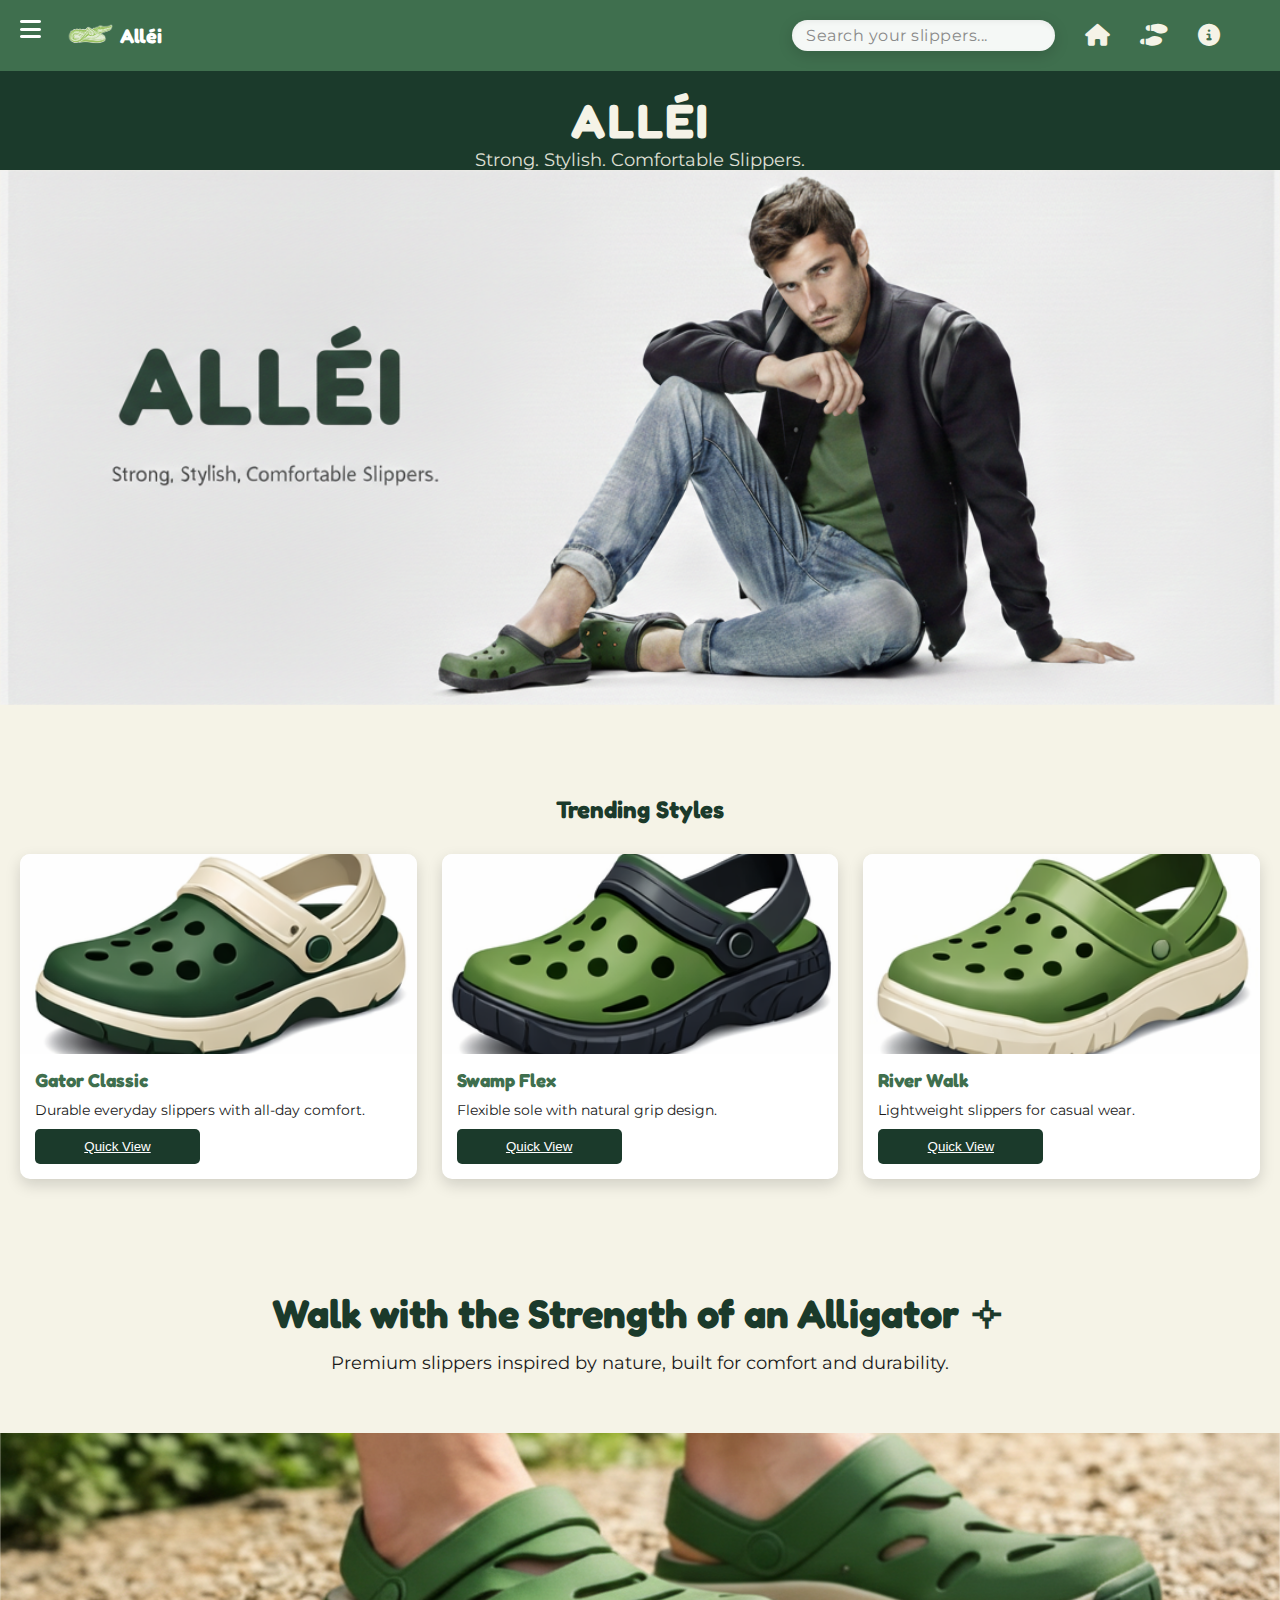
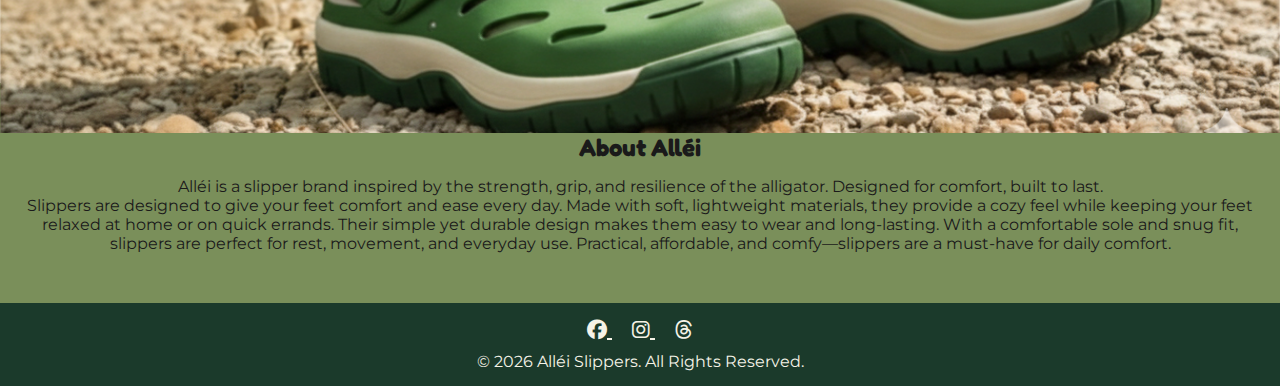
<file: index.html>
<!DOCTYPE html>
<html lang="en">
<head>
<meta charset="UTF-8">
<meta name="viewport" content="width=device-width, initial-scale=1.0">
<title>Alligator | Slippers</title>
<link rel="stylesheet" href="https://cdnjs.cloudflare.com/ajax/libs/font-awesome/6.5.1/css/all.min.css">
<link rel="stylesheet" href="https://fonts.googleapis.com/css2?family=Fredoka+One&family=Montserrat:wght@400;600&display=swap">
<link rel="stylesheet" href="styles.css">
</head>

<body>
<nav class="icon-nav">
  <input type="checkbox" id="menu-toggle" hidden>
  <label for="menu-toggle" class="menu-toggle">
    <i class="fa-solid fa-bars"></i>  
  </label>
  
  <div class="menu">
    <div class="menu_header">
      <h2>Menu</h2>
    </div>
    <div class="menu_item">
       <a href="index.html" style="color:black;">
      <i class="fa-solid fa-house"></i>
      <span>Home</span>
   </a>
    </div>
    <div class="menu_item">
      <a href="shoppingcart.html" style="color:black;">
      <i class="fa-solid fa-cart-shopping"></i>
      <span>Cart</span>
      </a>
    </div>
    <div class="menu_item">
  <a href="Account.html" style="color:black;">
      <i class="fa-solid fa-user"></i>
      <span>Account</span>
  </a>
    </div>
    <div class="menu_item">
      <i class="fa-solid fa-circle-question"></i>
      <span>Help</span>
    </div>
  </div>
  <img src="logo.png" alt="Alli Logo" class="img">
    <h1 style="float: left; font-size: 20px; color: #FFFFFF; margin-right: 600px;">Alléi</h1>
<div class="search-bar-full">
    <input type="text" id="searchInput" placeholder="Search your slippers..." onkeyup="searchProducts()">
</div>

    <a href="#" title="Home">
        <i class="fa-solid fa-house"></i>
    </a>
    <a href="Products.html" title="Products">
        <i class="fa-solid fa-shoe-prints"></i>
    </a>
    <a href="#about" title="About">
        <i class="fa-solid fa-circle-info"></i>
    </a>
</nav>

<header>
    <h1>ALLÉI</h1>
    <p>Strong. Stylish. Comfortable Slippers.</p>
</header>
  <div id="front-model">
   <img src="front.png" alt="front-model">
  </div>
<section class="products" id="products">
   
  <h2>Trending Styles</h2>

    <div class="product-grid">
        <!-- PRODUCT 1 -->
        <div class="card">
            <img src="gatorclassic.png" alt="Slipper 1">
            <div class="card-content">
                <h3>Gator Classic</h3>
                <p>Durable everyday slippers with all-day comfort.</p>
                <button><a href="Products.html" onclick="buy()">Quick View</a></button>
            </div>
        </div>

        <!-- PRODUCT 2 -->
        <div class="card">
           <img src="swampflex.png" alt="Slipper 2">
            <div class="card-content">
                <h3>Swamp Flex</h3>
                <p>Flexible sole with natural grip design.</p>
                <button><a href="Products.html" onclick="buy()">Quick View</a></button>
            </div>
        </div>

        <!-- PRODUCT 3 -->
        <div class="card">
           <img src="riverwalk.png" alt="Slipper 3">
            <div class="card-content">
                <h3>River Walk</h3>
                <p>Lightweight slippers for casual wear.</p>
                <button><a href="Products.html" onclick="buy()">Quick View</a></button>
            </div>
        </div>
    </div>
</section>
    <section class="hero">
       <h2>Walk with the Strength of an Alligator 🝊</h2>
       <p>Premium slippers inspired by nature, built for comfort and durability.</p>
    </section>

    <div class="carousel">
       <img src="footie1.png" class="carousel-img" alt="Slipper 1">
       <img src="footie2.png" class="carousel-img" alt="Slipper 2">
       <img src="footie3.png" class="carousel-img" alt="Slipper 3">
       <img src="footie4.png" class="carousel-img" alt="Slipper 3">
    </div>

<section class="about" id="about">
    <h2>About Alléi</h2>
    <p>
        Alléi is a slipper brand inspired by the strength, grip, and resilience
        of the alligator. Designed for comfort, built to last.
        <br>Slippers are designed to give your feet comfort and ease every day. Made with soft, lightweight materials, they provide a cozy feel while keeping your feet relaxed at home or on quick errands. Their simple yet durable design makes them easy to wear and long-lasting. With a comfortable sole and snug fit, slippers are perfect for rest, movement, and everyday use. Practical, affordable, and comfy—slippers are a must-have for daily comfort.
    </p>
</section>

<footer>
    <div style="margin-bottom:10px;">
    <a href="https://www.facebook.com/fence.alafriz/" style="color:#F5F3E7; margin:0 10px; font-size:20px;">
        <i class="fa-brands fa-facebook"></i>
    </a>
    <a href="https://www.instagram.com/fense.vl/" style="color:#F5F3E7; margin:0 10px; font-size:20px;">
        <i class="fa-brands fa-instagram"></i>
    </a>
    <a href="https://www.threads.com/@pcha_mary" style="color:#F5F3E7; margin:0 10px; font-size:20px;">
        <i class="fa-brands fa-threads"></i>
    </a>
</div>

    <p>© 2026 Alléi Slippers. All Rights Reserved.</p>
</footer>

<script>
let currentIndex = 0;
const slides = document.querySelectorAll('.carousel-img');

function showSlide(index) {
  slides.forEach((img, i) => {
    img.classList.remove('active');
    if(i === index) img.classList.add('active');
  });
}

// initial display
showSlide(currentIndex);

// rotate every 5 seconds
setInterval(() => {
  currentIndex = (currentIndex + 1) % slides.length;
  showSlide(currentIndex);
}, 5000); // 5000ms = 5 seconds

</script>




</body>
</html>
</file>
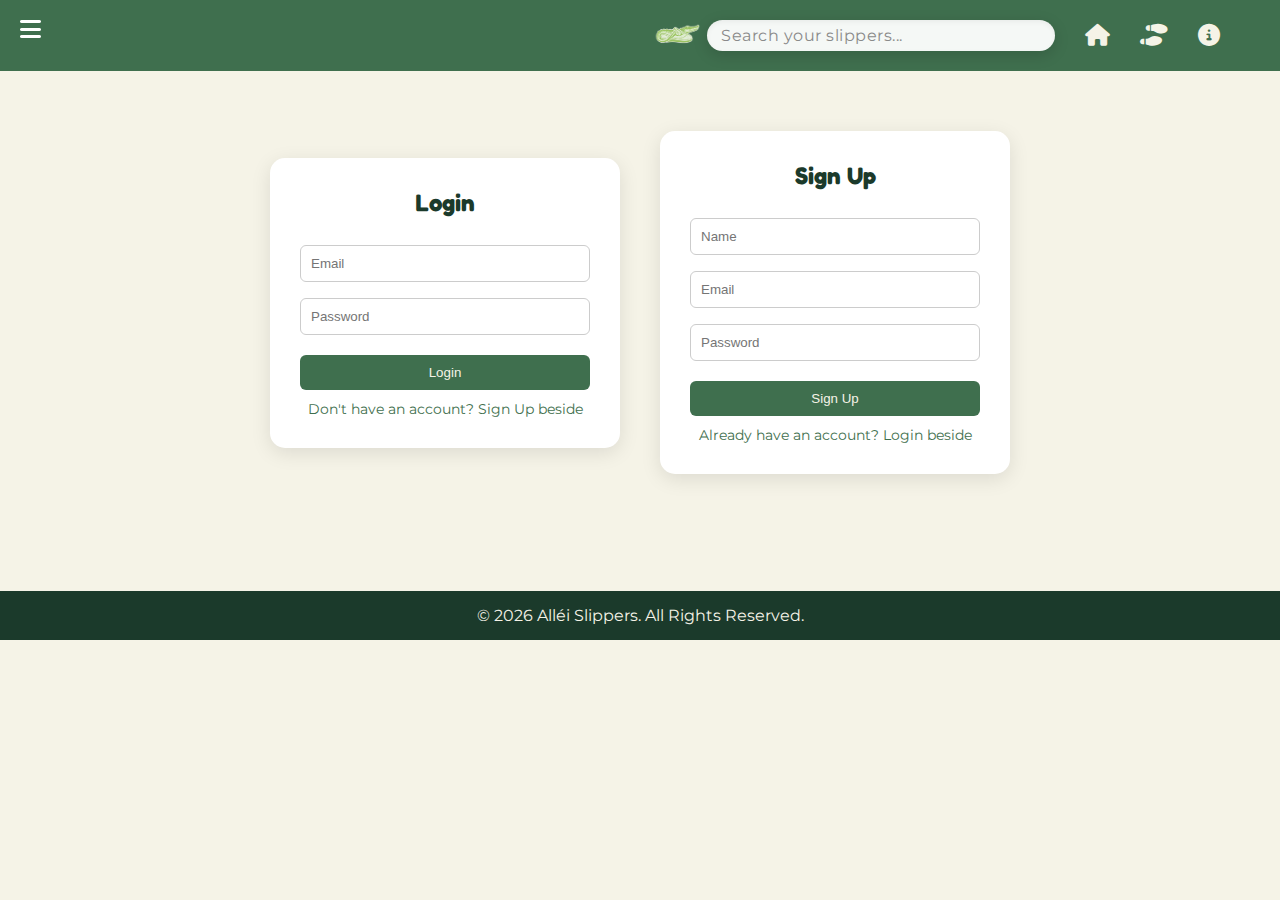
<file: Account.html>
<!DOCTYPE html>
<html lang="en">
<head>
<meta charset="UTF-8">
<meta name="viewport" content="width=device-width, initial-scale=1.0">
<title>Alligator | Account</title>
<link rel="stylesheet" href="https://cdnjs.cloudflare.com/ajax/libs/font-awesome/6.5.1/css/all.min.css">
<link rel="stylesheet" href="https://fonts.googleapis.com/css2?family=Fredoka+One&family=Montserrat:wght@400;600&display=swap">
<link rel="stylesheet" href="styles.css">

</head>

<body>

<nav class="icon-nav">
  <input type="checkbox" id="menu-toggle" hidden>
  <label for="menu-toggle" class="menu-toggle">
    <i class="fa-solid fa-bars"></i>  
  </label>
  
  <div class="menu">
    <div class="menu_header">
      <h2>Menu</h2>
    </div>
    <div class="menu_item">
   <a href="index.html" style="color:black;">
      <i class="fa-solid fa-house"></i>
      <span>Home</span>
   </a>
    </div>
    <div class="menu_item">
     <a href="shoppingcart.html" style="color:black;">
      <i class="fa-solid fa-cart-shopping"></i>
      <span>Cart</span>
     </a>
    </div>
    <div class="menu_item">
        <a href="Account.html" style="color:black;">
        <i class="fa-solid fa-user"></i>
        <span>Account</span>
      </a>
    </div>
    <div class="menu_item">
      <i class="fa-solid fa-circle-question"></i>
      <span>Help</span>
    </div>
  </div>

  <img src="logo.png" alt="Alli Logo" class="img">

  <div class="search-bar-full">
    <input type="text" placeholder="Search your slippers...">
  </div>

  <a href="index.html" title="Home">
      <i class="fa-solid fa-house"></i>
  </a>
  <a href="Products.html" title="Products">
      <i class="fa-solid fa-shoe-prints"></i>
  </a>
  <a href="#about" title="About">
      <i class="fa-solid fa-circle-info"></i>
  </a>
</nav>


<section class="account-container">

  
  <div class="account-card">
    <h2>Login</h2>
    <form>
      <input type="email" placeholder="Email" required>
      <input type="password" placeholder="Password" required>
      <button type="submit">Login</button>
      <p class="switch-text">Don't have an account? Sign Up beside</p>
    </form>
  </div>


  <div class="account-card">
    <h2>Sign Up</h2>
    <form>
      <input type="text" placeholder="Name" required>
      <input type="email" placeholder="Email" required>
      <input type="password" placeholder="Password" required>
      <button type="submit">Sign Up</button>
      <p class="switch-text">Already have an account? Login beside</p>
    </form>
  </div>

</section>
<br>
<br>
<br>
<footer>
  <p>© 2026 Alléi Slippers. All Rights Reserved.</p>
</footer>

</body>
</html>
</file>
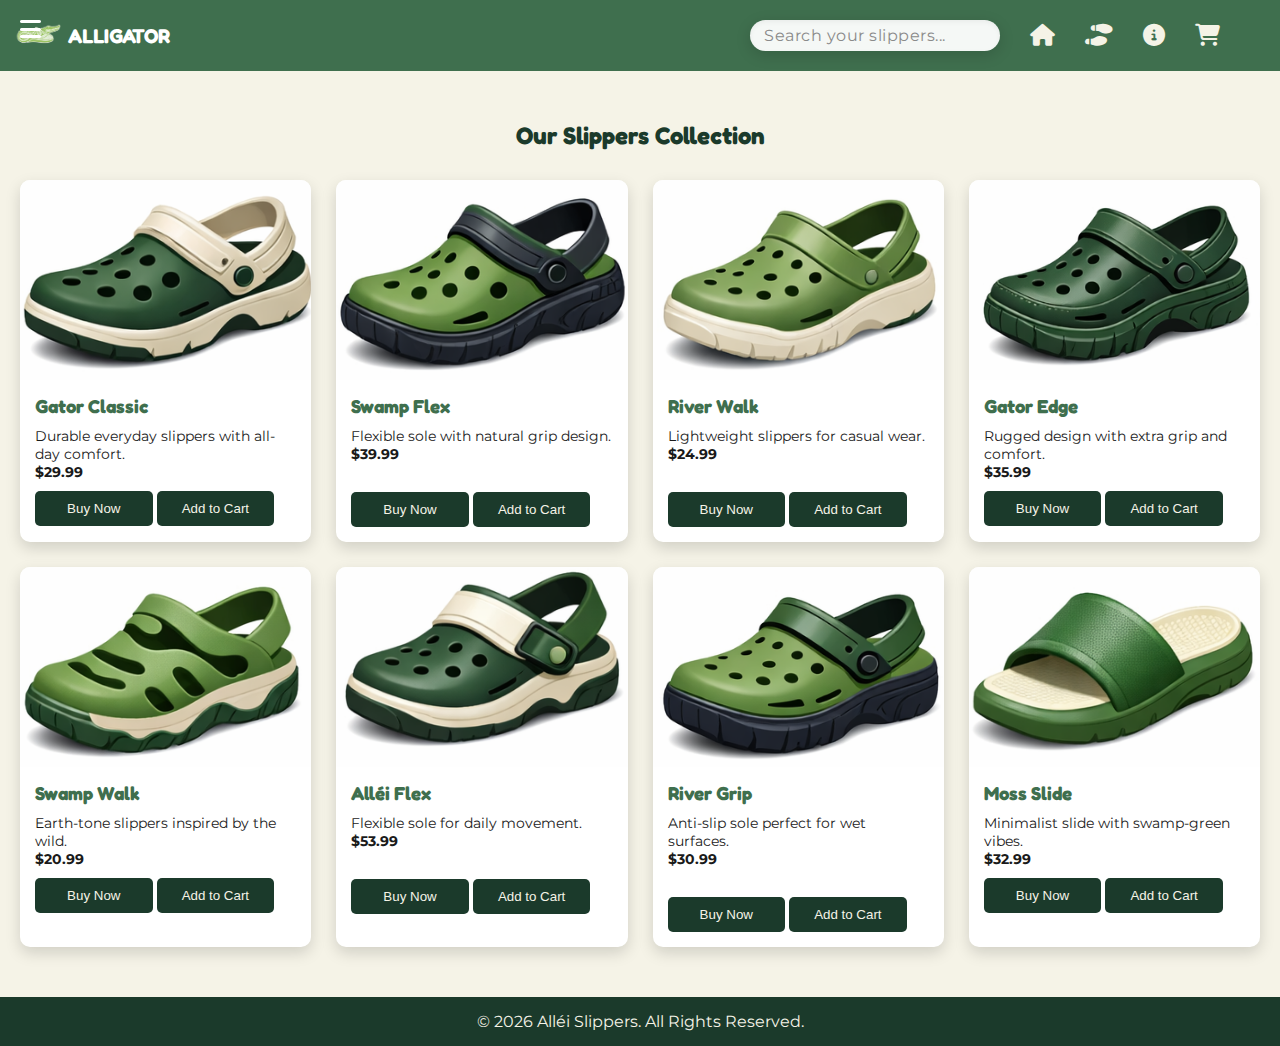
<file: Products.html>
<!DOCTYPE html>
<html lang="en">
<head>
<meta charset="UTF-8">
<meta name="viewport" content="width=device-width, initial-scale=1.0">
<title>Alligator | Slippers</title>
<link rel="stylesheet" href="https://cdnjs.cloudflare.com/ajax/libs/font-awesome/6.5.1/css/all.min.css">
<link rel="stylesheet" href="https://fonts.googleapis.com/css2?family=Fredoka+One&family=Montserrat:wght@400;600&display=swap">
<link rel="stylesheet" href="styles.css">
</head>

<body>
<nav class="icon-nav">
  <input type="checkbox" id="menu-toggle" hidden>
  <label for="menu-toggle" class="menu-toggle">
    <i class="fa-solid fa-bars"></i>  
  </label>
  
  <div class="menu">
    <div class="menu_header">
      <h2>Menu</h2>
    </div>
    <div class="menu_item">
 <a href= "index.html" style="color:black;">
      <i class="fa-solid fa-house"></i>
      <span>Home</span>
   </a>
    </div>
    <div class="menu_item">
     <a href= "shoppingcart.html" style="color:black;">
      <i class="fa-solid fa-cart-shopping"></i>
      <span>Cart</span>
     </a>
    </div>
    <div class="menu_item">
      <a href= "Account.html" style="color:black;">
      <i class="fa-solid fa-user"></i>
      <span>Account</span>
     </a>
    </div>
    <div class="menu_item">
      <i class="fa-solid fa-circle-question"></i>
      <span>Help</span>
    </div>
  </div>

    <img src="logo.png" alt="Alli Logo" class="img">
    <h1 style="float: left; font-size: 20px; color: #FFFFFF; margin-right: 550px;">ALLIGATOR</h1>
<div class="search-bar-full">
    <input type="text" id="searchInput" placeholder="Search your slippers..." onkeyup="searchProducts()">
</div>

    <a href="index.html" title="Home">
        <i class="fa-solid fa-house"></i>
    </a>
    <a href="Products.html" title="Products">
        <i class="fa-solid fa-shoe-prints"></i>
    </a>
    <a href="#about" href".about" title="About">
        <i class="fa-solid fa-circle-info"></i>
    </a>
    <a href="shoppingcart.html" onclick="cart()" title="Cart">
        <i class="fa-solid fa-cart-shopping"></i>
    </a>
</nav>

<section class="products" id="products">
  <h2>Our Slippers Collection</h2>

    <div class="product-grid">
        <!-- PRODUCT 1 -->
        <div class="card">
            <img src="gatorclassic.png" alt="Slipper 1">
            <div class="card-content">
                <h3>Gator Classic</h3>
                <p>Durable everyday slippers with all-day comfort.<br><b> $29.99</b></p>
               <div>
                <button onclick="buy()">Buy Now</button> 
                <button onclick="cart()">Add to Cart</button>
              </div>
            </div>
        </div>

        <!-- PRODUCT 2 -->
        <div class="card">
           <img src="swampflex.png" alt="Slipper 2">
            <div class="card-content">
                <h3>Swamp Flex</h3>
                <p>Flexible sole with natural grip design.<br><b> $39.99</b></p><br>
            <div>
                <button onclick="buy()">Buy Now</button> 
                <button onclick="cart()">Add to Cart</button>
              </div>
            </div>
        </div>

        <!-- PRODUCT 3 -->
        <div class="card">
           <img src="riverwalk.png" alt="Slipper 3">
            <div class="card-content">
                <h3>River Walk</h3>
                <p>Lightweight slippers for casual wear.<br><b> $24.99</b></p><br>
               <div>
                <button onclick="buy()">Buy Now</button> 
                <button onclick="cart()">Add to Cart</button>
              </div>
            </div>
        </div>
        <!-- PRODUCT 4 -->
<div class="card">
    <img src="gatoredge.png" alt="Slipper 4">
    <div class="card-content">
        <h3>Gator Edge</h3>
        <p>Rugged design with extra grip and comfort.<br><b> $35.99</b></p>
       <div>
                <button onclick="buy()">Buy Now</button> 
                <button onclick="cart()">Add to Cart</button>
              </div>
    </div>
</div>

<!-- PRODUCT 5 -->
<div class="card">
    <img src="swampwalk.png" alt="Slipper 5">
    <div class="card-content">
        <h3>Swamp Walk</h3>
        <p>Earth-tone slippers inspired by the wild.<br><b> $20.99</b></p>
         <div>
                <button onclick="buy()">Buy Now</button> 
                <button onclick="cart()">Add to Cart</button>
              </div>
    </div>
</div>

<!-- PRODUCT 6 -->
<div class="card">
   <img src="alleiflex.png" alt="Slipper 6">
    <div class="card-content">
        <h3>Alléi  Flex</h3>
        <p>Flexible sole for daily movement.<br><b> $53.99</b></p><br>
       <div>
                <button onclick="buy()">Buy Now</button> 
                <button onclick="cart()">Add to Cart</button>
              </div>
    </div>
</div>

<!-- PRODUCT 7 -->
<div class="card">
   <img src="rivergrip.png" alt="Slipper 7">
    <div class="card-content">
        <h3>River Grip</h3>
        <p>Anti-slip sole perfect for wet surfaces.<br><b> $30.99</b></p><br>
       <div>
                <button onclick="buy()">Buy Now</button> 
                <button onclick="cart()">Add to Cart</button>
              </div>
    </div>
</div>

<!-- PRODUCT 8 -->
<div class="card">
   <img src="mosslide.png" alt="Slipper 8">
    <div class="card-content">
        <h3>Moss Slide</h3>
        <p>Minimalist slide with swamp-green vibes.<br><b> $32.99</b></p>
       <div>
                <button onclick="buy()">Buy Now</button> 
                <button onclick="cart()">Add to Cart</button>
              </div>
        </div>
      </div>
    </div>
</section>

<script>
function buy() {
    alert("Thank you for choosing Alligator 🝊! This is a demo button.");
}
function cart() {
    alert("🛒 Cart is currently empty!This is a demo button.");
}


function searchProducts() {
    let input = document.getElementById("searchInput").value.toLowerCase();
    let cards = document.querySelectorAll(".card");

    cards.forEach(card => {
        let title = card.querySelector("h3").textContent.toLowerCase();
        let description = card.querySelector("p").textContent.toLowerCase();

        if (title.includes(input) || description.includes(input)) {
            card.style.display = "flex";
        } else {
            card.style.display = "none";
        }
    });
}
</script>
<footer>
    <p>© 2026 Alléi Slippers. All Rights Reserved.</p>
</footer>
</body>

</html>
</file>
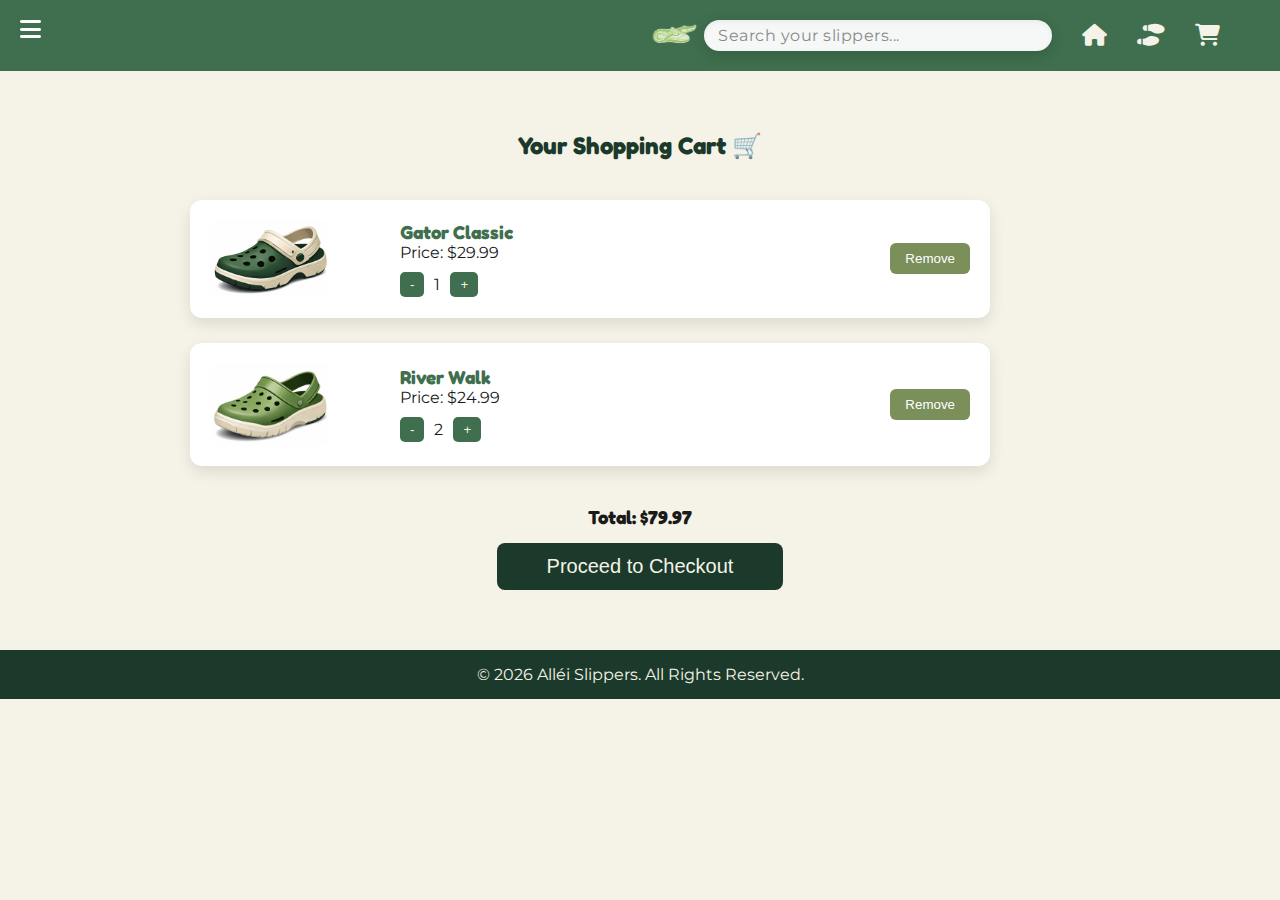
<file: shoppingcart.html>
<!DOCTYPE html>
<html lang="en">
<head>
<meta charset="UTF-8">
<meta name="viewport" content="width=device-width, initial-scale=1.0">
<title>Alligator | Cart</title>

<link rel="stylesheet" href="https://cdnjs.cloudflare.com/ajax/libs/font-awesome/6.5.1/css/all.min.css">
<link rel="stylesheet" href="https://fonts.googleapis.com/css2?family=Fredoka+One&family=Montserrat:wght@400;600&display=swap">
<link rel="stylesheet" href="styles.css">

</head>

<body>

<nav class="icon-nav">
  <input type="checkbox" id="menu-toggle" hidden>
  <label for="menu-toggle" class="menu-toggle">
    <i class="fa-solid fa-bars"></i>  
  </label>
  
  <div class="menu">
    <div class="menu_header">
      <h2>Menu</h2>
    </div>
    <div class="menu_item">
      <a href= "index.html" style="color:black;">
        <i class="fa-solid fa-house"></i>
        <span>Home</span>
      </a>
    </div>
    <div class="menu_item">
    <a href= "shoppingcart.html" style="color:black;">
        <i class="fa-solid fa-cart-shopping"></i>
        <span>Cart</span>
      </a>
    </div>
    <div class="menu_item">
       <a href= "Account.html" style="color:black;">
        <i class="fa-solid fa-user"></i>
        <span>Account</span>
      </a>
    </div>
<div class="menu_item">
      <i class="fa-solid fa-circle-question"></i>
      <span>Help</span>
    </div>
  </div>
  </div>

  <img src="logo.png" alt="Alli Logo" class="img">

  <div class="search-bar-full">
    <input type="text" placeholder="Search your slippers...">
  </div>

  <a href="index.html" title="Home">
      <i class="fa-solid fa-house"></i>
  </a>
  <a href="Products.html" title="Products">
      <i class="fa-solid fa-shoe-prints"></i>
  </a>
   <a href="shoppingcart.html" onclick="cart()" title="Cart">
      <i class="fa-solid fa-cart-shopping"></i>
  </a>
</nav>


<section class="cart-section">
    <h2>Your Shopping Cart 🛒</h2>

    <div class="cart-container">

        <!-- ITEM 1 -->
        <div class="cart-item">
            <img src="gatorclassic.png" alt="Gator Classic" style="margin-right:50px;">
            <div class="cart-details">
                <h3>Gator Classic</h3>
                <p>Price: $29.99</p>
                <div class="quantity">
                    <button>-</button>
                    <span>1</span>
                    <button>+</button>
                </div>
            </div>
            <button class="remove-btn">Remove</button>
        </div>

        <!-- ITEM 2 -->
        <div class="cart-item">
            <img src="riverwalk.png" alt="River Walk" style="margin-right:50px;">
            <div class="cart-details">
                <h3>River Walk</h3>
                <p>Price: $24.99</p>
                <div class="quantity">
                    <button>-</button>
                    <span>2</span>
                    <button>+</button>
                </div>
            </div>
            <button class="remove-btn">Remove</button>
        </div>

    </div>

    <div class="cart-summary">
        <h3>Total: $79.97</h3>
        <button class="checkout-btn">Proceed to Checkout</button>
    </div>
</section>

<footer>
  <p>© 2026 Alléi Slippers. All Rights Reserved.</p>
</footer>

</body>
</html>
</file>
<file: styles.css>
* {
    margin: 0;
    padding: 0;
    box-sizing: border-box;
}

.site-header .logo {
    height: 100px;
    margin-right: auto;
    font-family: 'Fredoka One', cursive;
}

/* Main headings (product titles, section titles) */
h1, h2, h3 {
    font-family: 'Fredoka One', cursive;
}

/* Paragraphs & body text */
body, p {
    font-family: 'Montserrat', sans-serif;
}

body {
    background-color: #F5F3E7;
    color: #1A1A1A;
}


/* HEADER */
header {
    background-color: #1B3A2B;
    color: #F5F3E7;
    padding: 20px;
    text-align: center;
    padding-bottom: 0;         
    margin-bottom: 0;
}

header h1 {
    font-size: 3rem;
    letter-spacing: 2px;
}

header p {
    font-size: 1.1rem;
    opacity: 0.9;
}

/* NAV */
nav {
    background-color: #3F6F4E;
    display: flex;
    justify-content: center;
    gap: 30px;
    padding: 12px;
}

nav a {
    color: #F5F3E7;
    text-decoration: none;
    font-weight: bold;
}

nav a:hover {
    text-decoration: underline;
}

/* HERO */
.hero {
    padding: 60px 20px;
    text-align: center;
}

.hero h2 {
    font-size: 2.5rem;
    color: #1B3A2B;
}

.hero p {
    margin-top: 15px;
    font-size: 1.1rem;
}

/* PRODUCTS */
.products {
    padding: 50px 20px;
}

.products h2 {
    text-align: center;
    margin-bottom: 30px;
    color: #1B3A2B;
}

.product-grid {
    display: grid;
    grid-template-columns: repeat(auto-fit, minmax(250px, 1fr));
    gap: 25px;

    align-items: stretch;
}

.card {
    background: white;
    border-radius: 10px;
    box-shadow: 0 6px 15px rgba(0,0,0,0.15);
    overflow: hidden;
    transition: transform 0.4s ease, box-shadow 0.4s ease;
    display: flex;
    flex-direction: column;
}

.card:hover {
    transform: rotateY(10deg) rotateX(5deg) scale(1.05);
    box-shadow: 0 15px 30px rgba(0,0,0,0.25);
}

/* Optional: make the slipper image lift slightly */
.card img {
    width: 100%;
    height: 200px;
    object-fit: cover;
    transition: transform 0.4s ease;
}

.card:hover img {
    transform: translateY(-5px) scale(1.05);
}


.card:hover {
    transform: translateY(-5px);
}

.card img {
    width: 100%;
    height: 200px;
    object-fit: cover;
}

.card-content {
    padding: 15px;
    display: flex;
    flex-direction: column;
    flex-grow: 1;
}

.card-content h3 {
    color: #3F6F4E;
}

.card-content p {
    font-size: 0.9rem;
    margin: 10px 0;
}

.card-content button {
    background-color: #1B3A2B;
    color: #F5F3E7;
    border: none;
    padding: 10px 15px;
    border-radius: 5px;
    cursor: pointer;
    width:45%;
}

.card-content button:hover {
    background-color: #7A8F5A;
}

.card-content button {
    margin-top: auto;
}

/* ABOUT */
.about {
    padding: 50px 20px;
    background-color: #7A8F5A;
    color: #1A1A1A;
    text-align: center;
    margin-top:0px;
}

.about h2 {
    margin-bottom: 15px;
}

/* FOOTER */
footer {
    background-color: #1B3A2B;
    color: #F5F3E7;
    text-align: center;
    padding: 15px;
}

/* ICON NAVBAR */
.icon-nav {
    position: sticky;
    top: 0;
    background-color: #3F6F4E;
    display: flex;
    justify-content: flex-end;
    align-items: center;
    padding: 0px 60px;
    z-index: 1000;
}

img {
   position: sticky;
   display: flex;
   justify-content: flex-end;
   float: left;
   width: 60px;
   margin-right: -30px;
}

.icon-nav a {
    color: #F5F3E7;
    font-size: 22px;
    text-decoration: none;
    transition: transform 0.2s, color 0.2s;
}

.icon-nav a:hover {
    color: #7A8F5A;
    transform: scale(1.2);
}

/* MOBILE FRIENDLY */
@media (max-width: 600px) {
    .icon-nav a {
        font-size: 26px;
    }
}

@media (max-width: 768px) {
    .site-header .logo {
        height: 50px; 
    }
}

/* Header container */
.site-header {
    display: flex;
    align-items: center;   
    padding: 10px 20px;
    background-color: white; 
}

.site-header .logo {
    height: 90px; 
    margin-right: auto;
}

@media (max-width: 768px) {
    .site-header .logo {
        height: 70px; 
    }
}

.carousel {
  position: relative;
    width: 100vw; 
    height: 250px;
    margin-left: calc(-50vw + 50%);
    margin-right: calc(-50vw + 50%);
    object-fit: contain 
    overflow: hidden;
    line-height: 0;
    border-radius: 0;
}

.carousel-img {
  width: 100%;
    height: 120%;
    object-fit: cover;  
    display: none;
    border-radius: 0;  
   
}

.carousel-img.active {
  display: block;      
}
.menu-toggle {
  position: fixed;
  top: 15px;
  left: 20px;
  font-size: 24px;
  z-index: 2;
  cursor: pointer;
  transition: transform 0.3s;
  color: #fff;
}
.menu {
  position: fixed;
  
  top: 0;
  left: 0;
  width: 260px;
  height: 100%;
  background-color: #fff;
  padding: 20px;
  z-index: 1;
  display: flex;
  flex-direction: column;
  gap: 20px;
  transition: transform 0.3s;
  transform: translateX(-100%);
}
.menu_header {
  font-size: 20px;
  padding-bottom: 10px;
  margin-bottom: 20px;
  border-bottom: 1px solid #fff;
  color: #333;
}
.menu_item {
  display: flex;
  align-item: center;
  padding: 14px;
  border-radius: 8px;
  transition: all 0.1s;
  cursor: pointer;
  color: #333;
}
.menu_item:hover {
  background-color: #eee;
}

.menu_item i {
  text-align: center;
  width: 20px;
  font-size: 22px;
}
.menu_item span {
  font-weight: 500;
  margin-left: 20px;
}

#menu-toggle:checked~.menu {
  transform: translateX(0);
  box-shadow: 0 0 20px rgba(0, 0, 0, 0.2);
}

#menu-toggle:checked~.menu-toggle {
  transform: translateX(200px);
  color: #333;
}

.content {
  margin: 25px auto;
  text-align: center;
  color: #fff;
}

a {
  color: white;
}

.search-bar-full {
    width: 30%;
    background-color: #3F6F4E;   
    padding: 20px 0;
    display: flex;
    justify-content: center;     
    align-items: center;
}


.search-bar-full input {
    width: 100%;                  
    max-width: 700px;            
    min-width: 250px;
    padding: 6px 14px;
    border-radius: 50px;
    border: none;
    outline: none;
    font-size: 16px;
    font-family: 'Montserrat', sans-serif;

    background: rgba(255, 255, 255, 0.95);
    color: #2e2e2e;

    box-shadow: 
        0 4px 15px rgba(0, 0, 0, 0.15),
        inset 0 2px 5px rgba(0, 0, 0, 0.05);

    transition: all 0.4s ease;
}


.search-bar-full input::placeholder {
    color: #8a8a8a;
    letter-spacing: 0.5px;
}


.search-bar-full input:hover {
    box-shadow: 
        0 6px 18px rgba(0, 0, 0, 0.2),
        inset 0 2px 5px rgba(0, 0, 0, 0.05);
}


.search-bar-full input:focus {
    background: #ffffff;
    box-shadow: 
        0 0 0 3px rgba(255, 255, 255, 0.4),
        0 8px 20px rgba(0, 0, 0, 0.25);
    transform: scale(1.02);
}

/* ACCOUNT PAGE */

.account-container {
    display: flex;
    justify-content: center;
    align-items: center;
    gap: 40px;
    padding: 60px 20px;
    flex-wrap: wrap;
}

.account-card {
    background-color: #ffffff;
    padding: 30px;
    border-radius: 15px;
    width: 350px;
    box-shadow: 0 5px 20px rgba(0,0,0,0.1);
    text-align: center;
}

.account-card h2 {
    color: #1B3A2B;
    margin-bottom: 20px;
}

.account-card input {
    width: 100%;
    padding: 10px;
    margin: 8px 0;
    border-radius: 6px;
    border: 1px solid #ccc;
}

.account-card button {
    width: 100%;
    padding: 10px;
    margin-top: 12px;
    border: none;
    border-radius: 6px;
    background-color: #3F6F4E;
    color: #F5F3E7;
    cursor: pointer;
}

.account-card button:hover {
    background-color: #1B3A2B;
}

.switch-text {
    margin-top: 10px;
    font-size: 14px;
    color: #3F6F4E;
}


.cart-section {
    padding: 60px 20px;
    text-align: center;
}

.cart-section h2 {
    color: #1B3A2B;
    margin-bottom: 40px;
}

.cart-container {
    max-width: 900px;
    margin: auto;
    display: flex;
    flex-direction: column;
    gap: 25px;
}

.cart-item {
    display: flex;
    align-items: center;
    justify-content: space-between;
    background: white;
    padding: 20px;
    border-radius: 12px;
    box-shadow: 0 6px 15px rgba(0,0,0,0.1);
    flex-wrap: wrap;
     margin-right:100px;
}

.cart-item img {
    width: 120px;
    border-radius: 10px;
     
}

.cart-details {
    flex: 1;
    text-align: left;
    padding: 0 20px;
}

.cart-details h3 {
    color: #3F6F4E;
}

.quantity {
    display: flex;
    align-items: center;
    gap: 10px;
    margin-top: 10px;
}

.quantity button {
    padding: 5px 10px;
    border: none;
    background-color: #3F6F4E;
    color: #F5F3E7;
    border-radius: 5px;
    cursor: pointer;
}

.quantity button:hover {
    background-color: #1B3A2B;
}

.remove-btn {
    background-color: #7A8F5A;
    border: none;
    padding: 8px 15px;
    color: white;
    border-radius: 6px;
    cursor: pointer;
}

.remove-btn:hover {
    background-color: #1B3A2B;
}

.cart-summary {
    margin-top: 40px;
}

.checkout-btn {
    margin-top: 15px;
    padding: 12px 50px;
    background-color: #1B3A2B;
    color: #F5F3E7;
    border: none;
    border-radius: 8px;
    cursor: pointer;
    font-size: 20px;
}

.checkout-btn:hover {
    background-color: #3F6F4E;
}

#front-model {
    width: 100vw;          
    margin-left: calc(-50vw + 50%);
    margin-right: calc(-50vw + 50%);
    overflow: hidden;
    margin-bottom: 40px;    
}


#front-model img {
    width: 100%;
    height: auto;
    display: block;
    object-fit: cover;      
}
</file>
